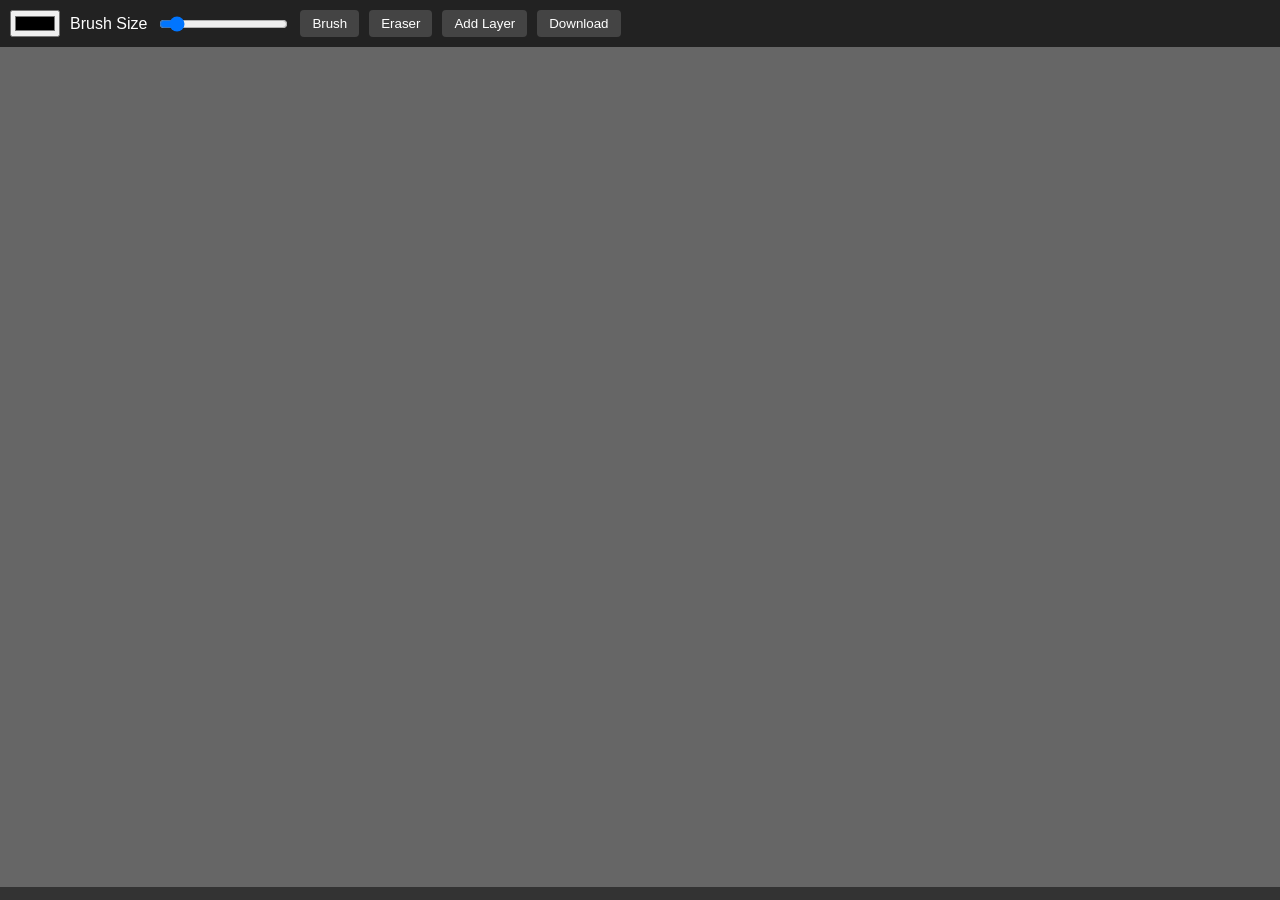
<file: 14.11.25/ps/index.html>
<!DOCTYPE html>
<html lang="en">
<head>
    <meta charset="UTF-8">
    <title>Mini Photoshop</title>
    <link rel="stylesheet" href="style.css">
</head>
<body>
    <div id="toolbar">
        <input type="color" id="colorPicker" value="#000000">
        <label>Brush Size</label>
        <input type="range" id="brushSize" min="1" max="50" value="5">

        <button id="brushBtn">Brush</button>
        <button id="eraserBtn">Eraser</button>
        <button id="addLayerBtn">Add Layer</button>
        <button id="downloadBtn">Download</button>
    </div>

    <div id="canvasArea"></div>

    <script src="app.js"></script>
</body>
</html>
</file>
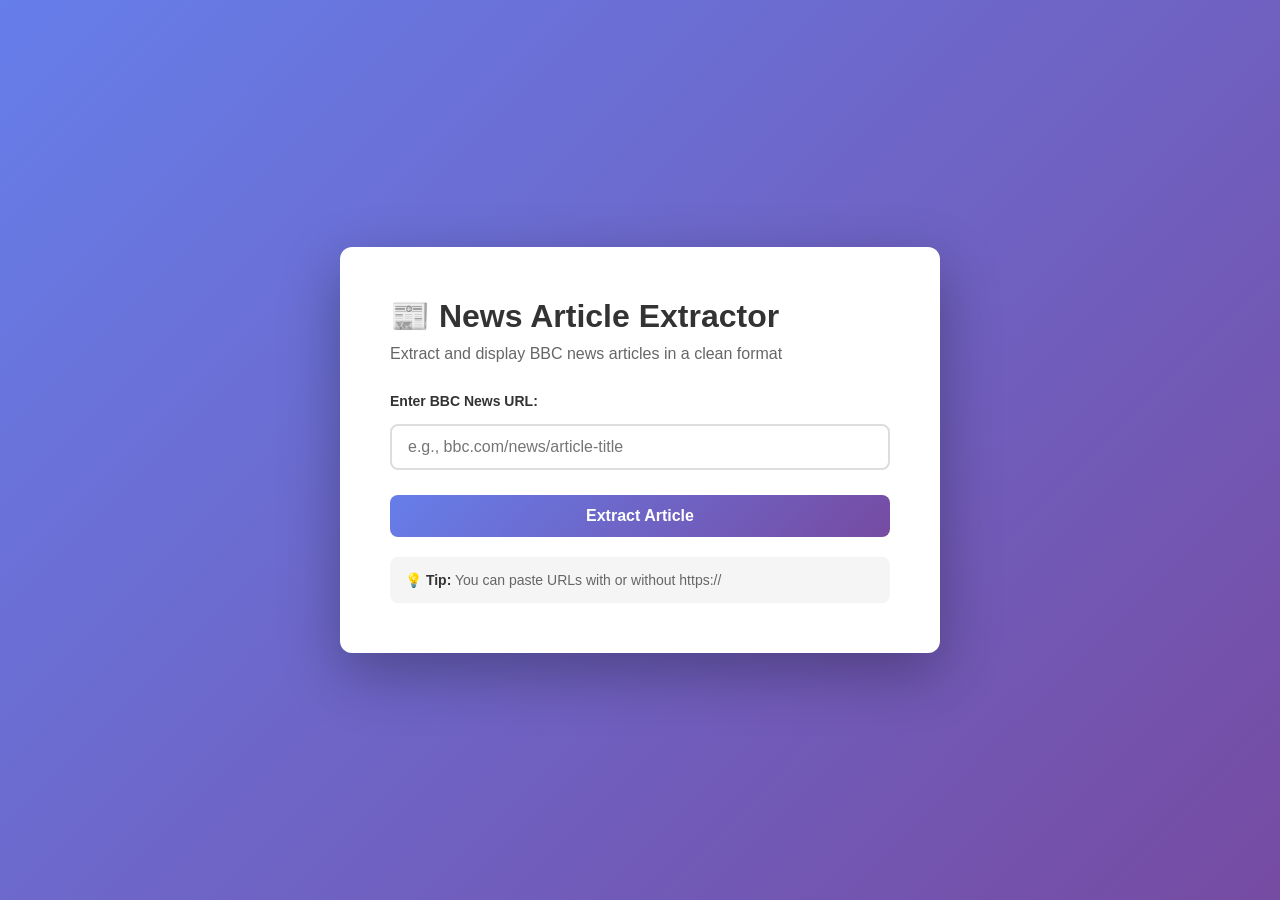
<file: 2026/march/09.03.26/imrestarted/templates/index.html>
<!DOCTYPE html>
<html lang="en">
<head>
    <meta charset="UTF-8">
    <meta name="viewport" content="width=device-width, initial-scale=1.0">
    <title>BBC News Article Extractor</title>
    <style>
        * {
            margin: 0;
            padding: 0;
            box-sizing: border-box;
        }
        
        body {
            font-family: -apple-system, BlinkMacSystemFont, 'Segoe UI', 'Helvetica Neue', sans-serif;
            background: linear-gradient(135deg, #667eea 0%, #764ba2 100%);
            min-height: 100vh;
            display: flex;
            align-items: center;
            justify-content: center;
            padding: 20px;
        }
        
        .container {
            background: white;
            border-radius: 12px;
            box-shadow: 0 20px 60px rgba(0, 0, 0, 0.3);
            padding: 50px;
            max-width: 600px;
            width: 100%;
        }
        
        h1 {
            color: #333;
            margin-bottom: 10px;
            font-size: 32px;
        }
        
        .subtitle {
            color: #666;
            margin-bottom: 30px;
            font-size: 16px;
        }
        
        form {
            display: flex;
            flex-direction: column;
            gap: 15px;
        }
        
        label {
            color: #333;
            font-weight: 600;
            font-size: 14px;
            display: block;
        }
        
        input[type="url"],
        input[type="text"] {
            padding: 12px 16px;
            border: 2px solid #ddd;
            border-radius: 8px;
            font-size: 16px;
            font-family: inherit;
            transition: border-color 0.3s, box-shadow 0.3s;
        }
        
        input[type="url"]:focus,
        input[type="text"]:focus {
            outline: none;
            border-color: #667eea;
            box-shadow: 0 0 0 3px rgba(102, 126, 234, 0.1);
        }
        
        button {
            padding: 12px 20px;
            background: linear-gradient(135deg, #667eea 0%, #764ba2 100%);
            color: white;
            border: none;
            border-radius: 8px;
            font-size: 16px;
            font-weight: 600;
            cursor: pointer;
            transition: transform 0.2s, box-shadow 0.2s;
            margin-top: 10px;
        }
        
        button:hover {
            transform: translateY(-2px);
            box-shadow: 0 10px 20px rgba(102, 126, 234, 0.3);
        }
        
        button:active {
            transform: translateY(0);
        }
        
        .example {
            background: #f5f5f5;
            padding: 15px;
            border-radius: 8px;
            margin-top: 20px;
            color: #666;
            font-size: 14px;
        }
        
        .example strong {
            color: #333;
        }
    </style>
</head>
<body>
    <div class="container">
        <h1>📰 News Article Extractor</h1>
        <p class="subtitle">Extract and display BBC news articles in a clean format</p>
        
        <form method="POST" action="/fetch-article">
            <label for="url">Enter BBC News URL:</label>
            <input 
                type="text" 
                id="url" 
                name="url" 
                placeholder="e.g., bbc.com/news/article-title"
                required
            >
            <button type="submit">Extract Article</button>
        </form>
        
        <div class="example">
            <strong>💡 Tip:</strong> You can paste URLs with or without https://
        </div>
    </div>
</body>
</html>
</file>
<file: 14.11.25/ps/style.css>
body {
    margin: 0;
    background: #333;
    font-family: Arial, sans-serif;
    overflow: hidden;
}

#toolbar {
    width: 100%;
    background: #222;
    padding: 10px;
    display: flex;
    gap: 10px;
    align-items: center;
    color: white;
}

#toolbar button {
    padding: 6px 12px;
    background: #444;
    color: white;
    border: none;
    cursor: pointer;
    border-radius: 4px;
}

#toolbar button:hover {
    background: #666;
}

#canvasArea {
    position: relative;
    width: 100vw;
    height: calc(100vh - 60px);
    background: #666;
    overflow: hidden;
}

canvas {
    position: absolute;
    top: 0;
    left: 0;
}
</file>
